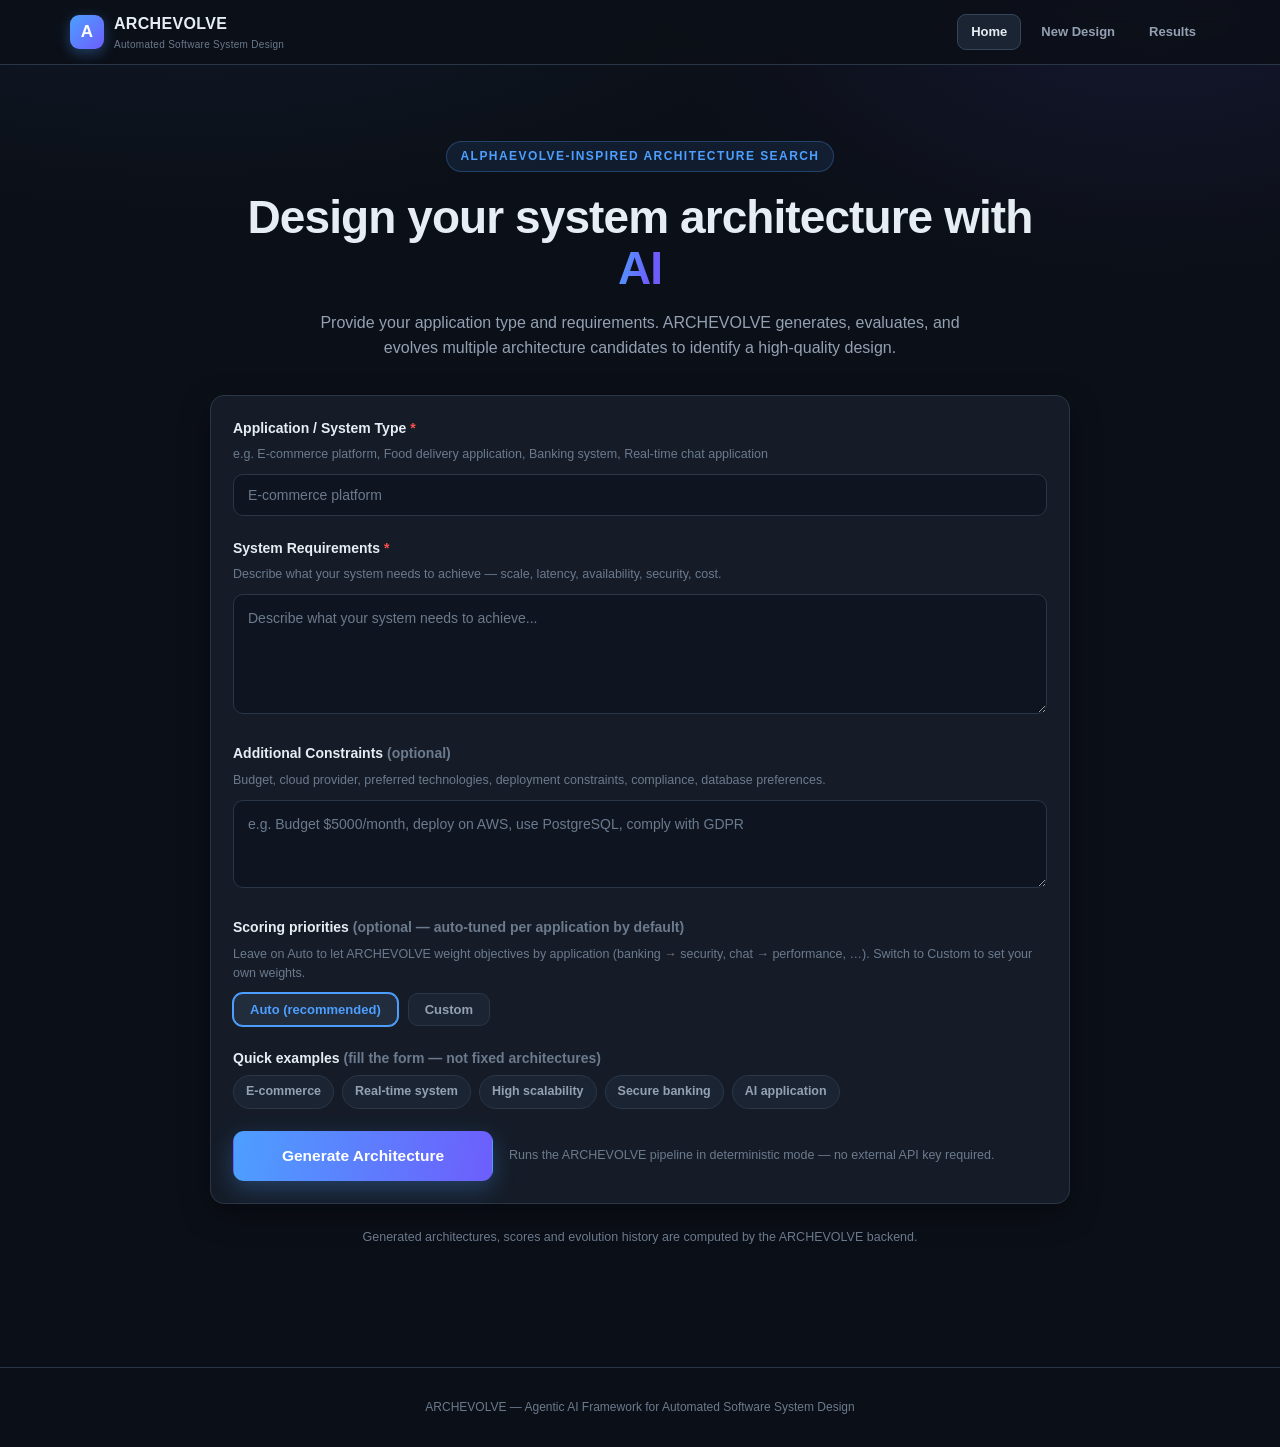
<file: templates/index.html>
<!DOCTYPE html>
<html lang="en">
<head>
<meta charset="UTF-8">
<meta name="viewport" content="width=device-width, initial-scale=1.0">
<title>ARCHEVOLVE — Design your system architecture</title>
<link rel="stylesheet" href="/static/style.css">
</head>
<body>
<header class="topbar">
  <div class="topbar-inner">
    <div class="brand">
      <div class="logo">A</div>
      <div>ARCHEVOLVE<small>Automated Software System Design</small></div>
    </div>
    <nav class="nav">
      <a href="/" class="active">Home</a>
      <a href="/" id="nav-new">New Design</a>
      <a href="#" id="nav-results">Results</a>
    </nav>
  </div>
</header>

<main class="container narrow">
  <section class="hero">
    <span class="eyebrow">AlphaEvolve-inspired architecture search</span>
    <h1>Design your system architecture with <span class="grad">AI</span></h1>
    <p class="lead">
      Provide your application type and requirements. ARCHEVOLVE generates, evaluates,
      and evolves multiple architecture candidates to identify a high-quality design.
    </p>
  </section>

  <div id="form-alert" class="alert error"></div>

  <form id="design-form" class="card" autocomplete="off">
    <div class="field">
      <label for="app-type">Application / System Type <span class="req">*</span></label>
      <div class="hint">e.g. E-commerce platform, Food delivery application, Banking system, Real-time chat application</div>
      <input type="text" id="app-type" list="app-examples" placeholder="E-commerce platform">
      <datalist id="app-examples">
        <option value="E-commerce platform"></option>
        <option value="Food delivery application"></option>
        <option value="Banking system"></option>
        <option value="Healthcare management system"></option>
        <option value="Social media platform"></option>
        <option value="Real-time chat application"></option>
        <option value="Online learning platform"></option>
        <option value="Ride-sharing application"></option>
      </datalist>
    </div>

    <div class="field">
      <label for="requirements">System Requirements <span class="req">*</span></label>
      <div class="hint">Describe what your system needs to achieve — scale, latency, availability, security, cost.</div>
      <textarea id="requirements" placeholder="Describe what your system needs to achieve..."></textarea>
    </div>

    <div class="field">
      <label for="constraints">Additional Constraints <span class="muted2">(optional)</span></label>
      <div class="hint">Budget, cloud provider, preferred technologies, deployment constraints, compliance, database preferences.</div>
      <textarea id="constraints" style="min-height:88px" placeholder="e.g. Budget $5000/month, deploy on AWS, use PostgreSQL, comply with GDPR"></textarea>
    </div>

    <div class="field">
      <label>Scoring priorities <span class="muted2">(optional — auto-tuned per application by default)</span></label>
      <div class="hint">Leave on Auto to let ARCHEVOLVE weight objectives by application (banking → security, chat → performance, …). Switch to Custom to set your own weights.</div>
      <div class="flex mb16">
        <button type="button" class="tab-btn active" id="w-auto">Auto (recommended)</button>
        <button type="button" class="tab-btn" id="w-custom">Custom</button>
        <span class="muted2" id="w-profile-note" style="font-size:12.5px;"></span>
      </div>
      <div id="weight-sliders" class="hidden">
        <div class="hint" style="margin-bottom:10px;">Fill in <b>any four</b> weights as percentages — select the <b>Auto</b> radio on the remaining one and it is auto-filled so the total is always exactly 100%.</div>
        <div class="grid cols2" id="w-grid"></div>
        <div class="muted2 mt8" id="w-total" style="font-size:12.5px;"></div>
        <div class="alert error" id="w-error" style="margin-top:10px;"></div>
      </div>
    </div>

    <div class="field">
      <label>Quick examples <span class="muted2">(fill the form — not fixed architectures)</span></label>
      <div class="chips" id="preset-chips">
        <span class="chip" data-preset="ecommerce">E-commerce</span>
        <span class="chip" data-preset="realtime">Real-time system</span>
        <span class="chip" data-preset="scalable">High scalability</span>
        <span class="chip" data-preset="banking">Secure banking</span>
        <span class="chip" data-preset="ai">AI application</span>
      </div>
    </div>

    <div class="form-actions">
      <button type="submit" class="btn btn-primary btn-lg" id="generate-btn">
        Generate Architecture
      </button>
      <span class="note">Runs the ARCHEVOLVE pipeline in deterministic mode — no external API key required.</span>
    </div>
  </form>

  <p class="center muted2 mt24" style="font-size:12.5px;">
    Generated architectures, scores and evolution history are computed by the ARCHEVOLVE backend.
  </p>
</main>

<footer class="site">ARCHEVOLVE — Agentic AI Framework for Automated Software System Design</footer>

<!-- Processing overlay -->
<div class="overlay hidden" id="overlay">
  <div class="loader-card">
    <h2>ARCHEVOLVE is designing your system…</h2>
    <p class="sub" id="overlay-sub">Running requirement analysis and evolutionary search.</p>
    <ul class="steps" id="steps"></ul>
    <div class="progress-track"><div class="progress-fill" id="progress"></div></div>
    <div class="progress-meta">
      <span id="stage-label">Starting…</span>
      <span id="gen-label"></span>
    </div>
  </div>
</div>

<script>
  const PRESETS = {
    ecommerce: {
      type: "E-commerce platform",
      req: "Build an e-commerce platform that supports 10,000 concurrent users, requires high availability, secure payment processing, low latency, and should scale during traffic spikes while keeping infrastructure cost reasonable.",
      con: "Budget $5000/month, use PostgreSQL, deploy on AWS"
    },
    realtime: {
      type: "Real-time chat application",
      req: "Design a real-time chat application for 50,000 concurrent users with low-latency messaging, presence and typing indicators, delivery receipts, and high availability.",
      con: "Use Redis, WebSocket support, deploy on AWS"
    },
    scalable: {
      type: "Social media platform",
      req: "Build a social media platform supporting 1,000,000 users with high scalability for viral traffic spikes, low latency feeds, media uploads, and high availability.",
      con: "Prefer horizontal scaling, use Cassandra, keep cost reasonable"
    },
    banking: {
      type: "Online banking system",
      req: "Build an online banking system with strong security, transaction consistency, audit logging and PCI-DSS compliance for 1,000,000 users with high availability.",
      con: "Compliance: PCI-DSS; on-premise deployment; PostgreSQL"
    },
    ai: {
      type: "AI application",
      req: "Build an AI application that serves model inference to 20,000 concurrent users with low latency, GPU-backed compute, high availability and usage-based scaling.",
      con: "Deploy on AWS, use Kubernetes, budget $8000/month"
    }
  };

  const STAGES = [
    "Requirements analyzed",
    "Candidate architectures generated",
    "Multi-objective evaluation completed",
    "Fitness calculated",
    "Selecting strongest candidates",
    "Evolving architecture",
    "Checking experience memory",
    "Finalizing optimized architecture"
  ];

  document.querySelectorAll("[data-preset]").forEach(chip => {
    chip.addEventListener("click", () => {
      const p = PRESETS[chip.dataset.preset];
      if (!p) return;
      document.getElementById("app-type").value = p.type;
      document.getElementById("requirements").value = p.req;
      document.getElementById("constraints").value = p.con;
      document.querySelectorAll("[data-preset]").forEach(c => c.classList.remove("selected"));
      chip.classList.add("selected");
    });
  });

  document.getElementById("nav-results").addEventListener("click", async (e) => {
    e.preventDefault();
    try {
      const r = await fetch("/api/runs?limit=1");
      const runs = await r.json();
      if (runs && runs.length) window.location.href = "/results/" + runs[0].run_id;
      else window.location.href = "/";
    } catch (_) { window.location.href = "/"; }
  });

  const form = document.getElementById("design-form");
  const alertBox = document.getElementById("form-alert");
  const overlay = document.getElementById("overlay");

  // ---- Scoring priority controls (auto vs custom weights) ----
  // User fills ANY four dims; the one marked Auto is computed as 100 - rest.
  const W_DIMS = ["cost", "security", "reliability", "performance", "scalability"];
  const W_LABEL = { cost: "Cost", security: "Security", reliability: "Reliability", performance: "Performance", scalability: "Scalability" };
  let W_AUTO = "scalability";
  let W_MODE = "auto";
  const W_VALS = { cost: 20, security: 20, reliability: 20, performance: 20, scalability: 20 };
  function renderWeightSliders() {
    const grid = document.getElementById("w-grid");
    grid.innerHTML = W_DIMS.map(d =>
      '<div class="w-row"><label for="w-' + d + '">' + W_LABEL[d] + '</label>' +
      '<div class="w-input-wrap">' +
      '<input type="radio" name="w-auto" value="' + d + '" title="Auto-fill this weight"' +
      (d === W_AUTO ? ' checked' : '') + ' class="w-auto-radio">' +
      '<span class="muted2" style="font-size:11px;">Auto</span>' +
      '<input type="number" id="w-' + d + '" min="0" max="100" step="1" value="' + W_VALS[d] + '">' +
      '<span>%</span></div></div>'
    ).join("");
    W_DIMS.forEach(d => {
      document.getElementById("w-" + d).addEventListener("input", e => {
        let v = Number(e.target.value);
        if (isNaN(v)) v = 0;
        W_VALS[d] = v;
        updateWeightTotal();
      });
    });
    grid.querySelectorAll('input[name="w-auto"]').forEach(r => {
      r.addEventListener("change", e => {
        W_AUTO = e.target.value;
        updateWeightTotal();
      });
    });
    updateWeightTotal();
  }
  function updateWeightTotal() {
    const errBox = document.getElementById("w-error");
    errBox.classList.remove("show");
    W_DIMS.forEach(d => {
      const inp = document.getElementById("w-" + d);
      const isAuto = d === W_AUTO;
      inp.readOnly = isAuto;
      inp.tabIndex = isAuto ? -1 : 0;
      inp.classList.toggle("w-auto-input", isAuto);
    });
    let sum = 0, bad = null;
    for (const d of W_DIMS) {
      if (d === W_AUTO) continue;
      const v = Number(W_VALS[d]);
      if (isNaN(v) || v < 0 || v > 100) { bad = W_LABEL[d] + " must be a number between 0 and 100."; break; }
      sum += v;
    }
    if (!bad && sum > 100) bad = "The four typed weights add up to " + sum + "% — reduce them so the auto-filled remainder (" + W_LABEL[W_AUTO] + ") stays ≥ 0%.";
    if (bad) {
      errBox.textContent = bad;
      errBox.classList.add("show");
      document.getElementById("w-" + W_AUTO).value = "—";
      document.getElementById("w-total").textContent = "Total: invalid (must equal 100%).";
      return false;
    }
    W_VALS[W_AUTO] = 100 - sum;
    document.getElementById("w-" + W_AUTO).value = W_VALS[W_AUTO];
    document.getElementById("w-total").textContent = "Total: 100% ✓ (" +
      W_DIMS.map(d => W_LABEL[d] + " " + W_VALS[d] + "%" + (d === W_AUTO ? " auto" : "")).join(" · ") + ")";
    return true;
  }
  function setWeightMode(mode) {
    W_MODE = mode;
    document.getElementById("w-auto").classList.toggle("active", mode === "auto");
    document.getElementById("w-custom").classList.toggle("active", mode === "custom");
    document.getElementById("weight-sliders").classList.toggle("hidden", mode !== "custom");
    document.getElementById("w-profile-note").textContent = mode === "auto"
      ? "Detected profile is shown on the results page."
      : "Your weights will override the application profile.";
  }
  document.getElementById("w-auto").addEventListener("click", () => setWeightMode("auto"));
  document.getElementById("w-custom").addEventListener("click", () => setWeightMode("custom"));
  renderWeightSliders();

  function showError(msg) {
    alertBox.textContent = msg;
    alertBox.classList.add("show");
    window.scrollTo({ top: 0, behavior: "smooth" });
  }
  function clearError() { alertBox.classList.remove("show"); }

  function buildSteps() {
    const ul = document.getElementById("steps");
    ul.innerHTML = STAGES.map(() =>
      '<li><span class="ind"></span><span class="txt"></span></li>'
    ).join("");
    ul.querySelectorAll(".txt").forEach((el, i) => el.textContent = STAGES[i]);
  }

  let stageTimer = null;
  function startStages() {
    const items = document.querySelectorAll("#steps li");
    let idx = 0;
    const progress = document.getElementById("progress");
    const label = document.getElementById("stage-label");
    items.forEach(li => li.className = "");
    progress.style.width = "0%";

    const tick = () => {
      if (idx > 0) items[idx - 1].className = "done";
      if (idx < items.length) {
        items[idx].className = "active";
        label.textContent = STAGES[idx];
        progress.style.width = Math.round(((idx + 1) / items.length) * 90) + "%";
        idx++;
        stageTimer = setTimeout(tick, 320);
      }
    };
    tick();
  }

  async function finishStages(meta) {
    if (stageTimer) { clearTimeout(stageTimer); stageTimer = null; }
    const items = document.querySelectorAll("#steps li");
    items.forEach(li => li.className = "done");
    document.getElementById("progress").style.width = "100%";
    document.getElementById("stage-label").textContent = "Complete";
    if (meta) document.getElementById("gen-label").textContent = meta;
  }

  form.addEventListener("submit", async (e) => {
    e.preventDefault();
    clearError();

    const appType = document.getElementById("app-type").value.trim();
    const requirements = document.getElementById("requirements").value.trim();
    const constraints = document.getElementById("constraints").value.trim();

    if (!appType) return showError("Please enter an Application / System Type.");
    if (!requirements) return showError("Please describe the System Requirements.");
    if (requirements.length < 10) return showError("Please provide a more detailed description of the System Requirements.");
    if (W_MODE === "custom" && !updateWeightTotal()) return showError("Fix the custom scoring weights so they total exactly 100%.");

    overlay.classList.remove("hidden");
    document.getElementById("gen-label").textContent = "";
    buildSteps();
    startStages();

    try {
      const body = {
        application_type: appType,
        requirements: requirements,
        constraints: constraints
      };
      if (W_MODE === "custom") {
        body.weights = {};
        W_DIMS.forEach(d => { body.weights[d] = W_VALS[d] / 100; });
      }
      const resp = await fetch("/optimize", {
        method: "POST",
        headers: { "Content-Type": "application/json" },
        body: JSON.stringify(body)
      });

      if (!resp.ok) {
        let detail = "Optimization failed.";
        try { const j = await resp.json(); detail = j.detail || detail; } catch (_) {}
        overlay.classList.add("hidden");
        if (stageTimer) clearTimeout(stageTimer);
        return showError(detail);
      }

      const result = await resp.json();
      const hist = result.evolution_history || {};
      const gens = (hist.generations_run || 0);
      const cands = (hist.candidates_evaluated || 0);
      await finishStages(gens + " generation" + (gens === 1 ? "" : "s") + " · " + cands + " candidates evaluated");
      setTimeout(() => {
        window.location.href = "/results/" + result.run_id;
      }, 650);
    } catch (err) {
      overlay.classList.add("hidden");
      if (stageTimer) clearTimeout(stageTimer);
      showError("Could not reach the ARCHEVOLVE backend. Is the server running? (" + err.message + ")");
    }
  });
</script>
</body>
</html>
</file>
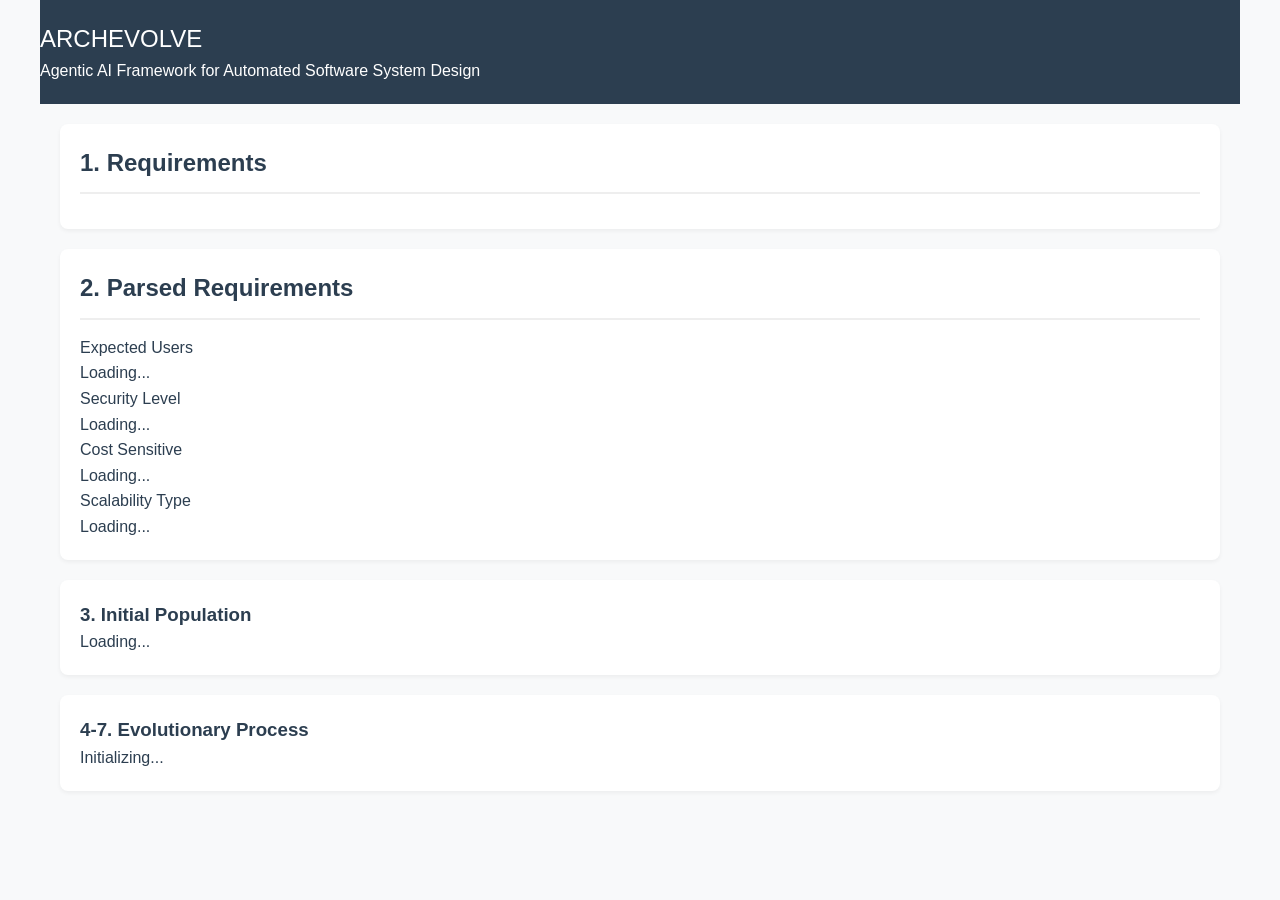
<file: templates/demo.html>
<!DOCTYPE html>
<html lang="en">
<head>
    <meta charset="UTF-8">
    <meta name="viewport" content="width=device-width, initial-scale=1.0">
    <title>ARCHEVOLVE - Agentic AI Framework</title>
    <style>
        :root {
            --primary: #2c3e50;
            --secondary: #34495e;
            --accent: #e74c3c;
            --success: #27ae60;
            --background: #f8f9fa;
            --card: #ffffff;
            --text: #2c3e50;
            --muted: #7f8c8d;
        }

        * {
            box-sizing: border-box;
            margin: 0;
            padding: 0;
        }

        body {
            font-family: 'Segoe UI', Tahoma, Geneva, Verdana, sans-serif;
            background-color: var(--background);
            color: var(--text);
            line-height: 1.6;
        }

        .container {
            max-width: 1200px;
            margin: 0 auto;
            padding: 20px;
        }

        header {
            background: var(--primary);
            color: white;
            padding: 20px 0;
            margin: -20px -20px 20px;
        }

        header h1 {
            font-size: 24px;
            font-weight: 300;
        }

        .section {
            background: var(--card);
            border-radius: 8px;
            padding: 20px;
            margin-bottom: 20px;
            box-shadow: 0 2px 4px rgba(0,0,0,0.05);
        }

        .section h2 {
            color: var(--primary);
            border-bottom: 2px solid #eee;
            padding-bottom: 10px;
            margin-bottom: 15px;
        }

        .score-card {
            background: #f1f2f6;
            border-radius: 8px;
            padding: 15px;
            margin: 10px 0;
            display: inline-block;
        }

        .score-value {
            font-size: 24px;
            font-weight: bold;
            color: var(--primary);
        }

        .score-label {
            color: var(--muted);
            font-size: 12px;
            text-transform: uppercase;
        }

        table {
            width: 100%;
            border-collapse: collapse;
        }

        th, td {
            padding: 10px;
            text-align: left;
            border-bottom: 1px solid #ddd;
        }

        th {
            background: #f8f9fa;
            color: var(--primary);
        }

        .btn {
            display: inline-block;
            padding: 8px 16px;
            background: var(--primary);
            color: white;
            border: none;
            border-radius: 4px;
            cursor: pointer;
            font-size: 14px;
            transition: background 0.3s;
        }

        .btn:hover {
            background: #1a252f;
        }

        .progress-bar {
            width: 100%;
            height: 8px;
            background: #e0e0e0;
            border-radius: 4px;
            overflow: hidden;
        }

        .progress-fill {
            height: 100%;
            background: var(--accent);
            width: 0%;
            transition: width 0.5s ease;
        }

        .improvement-positive {
            color: var(--success);
        }

        .improvement-negative {
            color: var(--accent);
        }

        @media (max-width: 600px) {
            .score-card {
                display: block;
                width: 100%;
            }
        }
    </style>
</head>
<body>
    <div class="container">
        <header>
            <h1>ARCHEVOLVE</h1>
            <p>Agentic AI Framework for Automated Software System Design</p>
        </header>

        <div class="section" id="requirements">
            <h2>1. Requirements</h2>
            <p id="raw-requirement"></p>
        </div>

        <div class="section" id="parsed">
            <h2>2. Parsed Requirements</h2>
            <div class="row">
                <div class="col-25">
                    <label>Expected Users</label><br>
                    <span id="expected-users">Loading...</span>
                </div>
                <div class="col-25">
                    <label>Security Level</label><br>
                    <span id="security-level">Loading...</span>
                </div>
                <div class="col-25">
                    <label>Cost Sensitive</label><br>
                    <span id="cost-sensitive">Loading...</span>
                </div>
                <div class="col-25">
                    <label>Scalability Type</label><br>
                    <span id="scalability-type">Loading...</span>
                </div>
            </div>
        </div>

        <div class="section" id="population">
            <h3>3. Initial Population</h3>
            <p id="population-count">Loading...</p>
            <div id="candidates-list"></div>
        </div>

        <div class="section" id="evolution">
            <h3>4-7. Evolutionary Process</h3>
            <div id="evolution-status">Initializing...</div>
        </div>

        <div class="section" id="results" style="display: none;">
            <h3>12. Results</h3>
            <div class="row">
                <div class="col-25">
                    <div class="score-card">
                        <div class="score-label">Initial Fitness</div>
                        <div class="score-value" id="initial-fitness">0</div>
                    </div>
                </div>
                <div class="col-25">
                    <div class="score-card">
                        <div class="score-label">Final Fitness</div>
                        <div class="score-value" id="final-fitness">0</div>
                    </div>
                </div>
                <div class="col-25">
                    <div class="score-card">
                        <div class="score-label">Absolute Improvement</div>
                        <div class="score-value" id="abs-improvement">0</div>
                    </div>
                </div>
                <div class="col-25">
                    <div class="score-card">
                        <div class="score-label">Percentage Improvement</div>
                        <div class="score-value" id="pct-improvement">0%</div>
                    </div>
                </div>
            </div>
        </div>

        <script>
            async function loadDemo() {
                try {
                    const resp = await fetch('/health');
                    const health = await resp.json();
                    document.getElementById('parsed').style.display = 'block';
                    
                    // Set parsed requirements
                    document.getElementById('expected-users').textContent = '10,000';
                    document.getElementById('security-level').textContent = 'high';
                    document.getElementById('cost-sensitive').textContent = 'True';
                    document.getElementById('scalability-type').textContent = 'horizontal';
                    
                    // Load optimization results
                    const optResp = await fetch('/optimize', {
                        method: 'POST',
                        headers: {'Content-Type': 'application/json'},
                        body: JSON.stringify({
                            requirements: 'Build an e-commerce platform that supports 10,000 concurrent users, requires high availability, secure payment processing, low latency, and should be scalable during traffic spikes while keeping infrastructure cost reasonable.',
                            population_size: 5,
                            generations: 3
                        })
                    });
                    const optData = await optResp.json();
                    
                    // Show results
                    document.getElementById('initial-fitness').textContent = optData.baseline.overall;
                    document.getElementById('final-fitness').textContent = optData.final_scores.overall;
                    document.getElementById('abs-improvement').textContent = optData.improvement.absolute.toFixed(1);
                    document.getElementById('pct-improvement').textContent = optData.improvement.percentage.toFixed(1) + '%';
                    
                    document.getElementById('results').style.display = 'block';
                    
                } catch (err) {
                    console.error('Error loading demo:', err);
                }
            }
            
            // Load on page ready
            if (document.readyState === 'loading') {
                document.addEventListener('DOMContentoload', loadDemo);
            } else {
                loadDemo();
            }
        </script>
    </div>
</body>
</html>
</file>
<file: static/style.css>
:root {
  --bg: #0b0f17;
  --bg2: #0f1520;
  --panel: #151c28;
  --panel2: #1b2432;
  --panel3: #212c3d;
  --border: #2a3646;
  --border2: #35455a;
  --text: #e6edf3;
  --muted: #93a1b3;
  --muted2: #6b7a8d;
  --accent: #4d9fff;
  --accent2: #6d5efc;
  --green: #3fb950;
  --green2: #2ea043;
  --red: #f85149;
  --yellow: #d29922;
  --purple: #bc8cff;
  --orange: #f0883e;
  --cyan: #39c5cf;
  --shadow: 0 10px 30px rgba(0, 0, 0, 0.35);
  --radius: 14px;
}

* { box-sizing: border-box; margin: 0; padding: 0; }

html { scroll-behavior: smooth; }

body {
  font-family: -apple-system, BlinkMacSystemFont, "Segoe UI", Roboto, Helvetica, Arial, sans-serif;
  background:
    radial-gradient(1200px 600px at 15% -10%, rgba(77, 159, 255, 0.10), transparent 60%),
    radial-gradient(900px 500px at 90% 0%, rgba(109, 94, 252, 0.10), transparent 55%),
    var(--bg);
  color: var(--text);
  line-height: 1.55;
  min-height: 100vh;
  -webkit-font-smoothing: antialiased;
}

.mono { font-family: ui-monospace, SFMono-Regular, "SF Mono", Menlo, Consolas, monospace; }

a { color: var(--accent); text-decoration: none; }
a:hover { text-decoration: underline; }

/* ---------- Top navigation ---------- */
.topbar {
  position: sticky; top: 0; z-index: 50;
  backdrop-filter: blur(12px);
  background: rgba(11, 15, 23, 0.82);
  border-bottom: 1px solid var(--border);
}
.topbar-inner {
  max-width: 1180px; margin: 0 auto; padding: 12px 20px;
  display: flex; align-items: center; gap: 16px;
}
.brand { display: flex; align-items: center; gap: 10px; font-weight: 800; letter-spacing: 0.02em; }
.brand .logo {
  width: 34px; height: 34px; border-radius: 9px;
  background: linear-gradient(135deg, var(--accent), var(--accent2));
  display: flex; align-items: center; justify-content: center;
  color: #fff; font-size: 17px; font-weight: 900;
  box-shadow: 0 4px 14px rgba(77, 159, 255, 0.35);
}
.brand small { display: block; font-size: 10px; font-weight: 500; color: var(--muted2); letter-spacing: 0.03em; }
.nav { margin-left: auto; display: flex; gap: 6px; align-items: center; flex-wrap: wrap; }
.nav a {
  padding: 7px 13px; border-radius: 9px; color: var(--muted);
  font-size: 13px; font-weight: 600; border: 1px solid transparent;
}
.nav a:hover { color: var(--text); background: var(--panel); text-decoration: none; }
.nav a.active { color: var(--text); background: var(--panel2); border-color: var(--border2); }

/* ---------- Layout ---------- */
.container { max-width: 1180px; margin: 0 auto; padding: 30px 20px 80px; }
.container.narrow { max-width: 900px; }

/* ---------- Hero ---------- */
.hero { text-align: center; padding: 46px 12px 34px; }
.hero .eyebrow {
  display: inline-block; font-size: 12px; font-weight: 700; letter-spacing: 0.12em;
  text-transform: uppercase; color: var(--accent);
  background: rgba(77, 159, 255, 0.10); border: 1px solid rgba(77, 159, 255, 0.28);
  padding: 5px 14px; border-radius: 999px; margin-bottom: 20px;
}
.hero h1 {
  font-size: clamp(28px, 4.4vw, 46px); line-height: 1.12; font-weight: 800;
  letter-spacing: -0.02em; max-width: 820px; margin: 0 auto 16px;
}
.hero h1 .grad {
  background: linear-gradient(100deg, var(--accent), var(--accent2) 70%);
  -webkit-background-clip: text; background-clip: text; color: transparent;
}
.hero p.lead { color: var(--muted); font-size: 16px; max-width: 680px; margin: 0 auto; }

/* ---------- Cards & panels ---------- */
.card {
  background: var(--panel); border: 1px solid var(--border);
  border-radius: var(--radius); padding: 22px;
  box-shadow: var(--shadow);
}
.card + .card { margin-top: 18px; }

.section-label {
  font-size: 12px; font-weight: 800; letter-spacing: 0.1em; text-transform: uppercase;
  color: var(--accent); margin-bottom: 6px;
}
.section-title { font-size: 19px; font-weight: 700; margin-bottom: 4px; }
.section-sub { color: var(--muted); font-size: 13.5px; }

.grid { display: grid; gap: 16px; }
.grid.cols2 { grid-template-columns: 1fr 1fr; }
.grid.cols3 { grid-template-columns: repeat(3, 1fr); }
.grid.cols4 { grid-template-columns: repeat(4, 1fr); }
.grid.cols6 { grid-template-columns: repeat(6, 1fr); }
@media (max-width: 980px) { .grid.cols3, .grid.cols4, .grid.cols6 { grid-template-columns: 1fr 1fr; } }
@media (max-width: 720px) { .grid.cols2, .grid.cols3, .grid.cols4, .grid.cols6 { grid-template-columns: 1fr; } }

/* ---------- Form ---------- */
.field { margin-bottom: 22px; }
.field label { display: block; font-weight: 700; font-size: 14px; margin-bottom: 6px; }
.field .hint { color: var(--muted2); font-size: 12.5px; margin-bottom: 9px; }
.field .req { color: var(--red); }
input[type="text"], textarea, select {
  width: 100%; background: var(--bg2); color: var(--text);
  border: 1px solid var(--border); border-radius: 10px;
  padding: 12px 14px; font-size: 14px; font-family: inherit;
  transition: border-color 0.15s, box-shadow 0.15s; outline: none;
}
textarea { resize: vertical; min-height: 120px; line-height: 1.6; }
input[type="text"]:focus, textarea:focus, select:focus {
  border-color: var(--accent); box-shadow: 0 0 0 3px rgba(77, 159, 255, 0.15);
}
input::placeholder, textarea::placeholder { color: var(--muted2); }

.chips { display: flex; flex-wrap: wrap; gap: 8px; margin: 4px 0 0; }
.chip {
  font-size: 12.5px; font-weight: 600; color: var(--muted);
  background: var(--panel2); border: 1px solid var(--border);
  padding: 6px 12px; border-radius: 999px; cursor: pointer;
  transition: all 0.15s; user-select: none;
}
.chip:hover { color: var(--text); border-color: var(--accent); background: var(--panel3); }
.chip.selected { color: #fff; background: rgba(77, 159, 255, 0.18); border-color: var(--accent); }

/* ---------- Buttons ---------- */
.btn {
  display: inline-flex; align-items: center; justify-content: center; gap: 9px;
  padding: 12px 22px; border-radius: 11px; border: 1px solid transparent;
  font-size: 14.5px; font-weight: 700; cursor: pointer; font-family: inherit;
  transition: transform 0.12s, background 0.15s, box-shadow 0.15s;
}
.btn:active { transform: translateY(1px); }
.btn-primary {
  background: linear-gradient(100deg, var(--accent), var(--accent2));
  color: #fff; box-shadow: 0 8px 22px rgba(77, 159, 255, 0.28);
}
.btn-primary:hover { box-shadow: 0 10px 28px rgba(77, 159, 255, 0.4); }
.btn-primary:disabled { opacity: 0.55; cursor: not-allowed; box-shadow: none; }
.btn-ghost { background: var(--panel2); border-color: var(--border); color: var(--text); }
.btn-ghost:hover { background: var(--panel3); border-color: var(--border2); }
.btn-sm { padding: 7px 14px; font-size: 13px; border-radius: 9px; }

/* ---------- Score breakdowns / grades / weights ---------- */
.score-block { margin-bottom: 6px; }
.grade-pill {
  display: inline-flex; align-items: center; justify-content: center;
  min-width: 24px; height: 22px; padding: 0 7px; border-radius: 7px;
  font-size: 12px; font-weight: 800;
}
.grade-pill.g-A { background: rgba(63,185,80,0.18); color: var(--green); border: 1px solid rgba(63,185,80,0.5); }
.grade-pill.g-B { background: rgba(57,197,207,0.15); color: var(--cyan); border: 1px solid rgba(57,197,207,0.5); }
.grade-pill.g-C { background: rgba(210,153,34,0.15); color: var(--yellow); border: 1px solid rgba(210,153,34,0.5); }
.grade-pill.g-D { background: rgba(240,136,62,0.15); color: var(--orange); border: 1px solid rgba(240,136,62,0.5); }
.grade-pill.g-F { background: rgba(248,81,73,0.15); color: var(--red); border: 1px solid rgba(248,81,73,0.5); }
details.bd { margin: 2px 0 10px 132px; font-size: 12px; color: var(--muted); }
details.bd summary { cursor: pointer; color: var(--muted2); font-size: 12px; }
details.bd summary:hover { color: var(--accent); }
.bd-row { display: flex; justify-content: space-between; padding: 3px 0; border-bottom: 1px dashed var(--border); }
.weight-bar { background: var(--panel2); border: 1px solid var(--border); border-radius: 10px; padding: 12px 14px; }

/* ---------- Custom weight inputs (numeric + auto-fill) ---------- */
.w-row { display: flex; align-items: center; justify-content: space-between; gap: 12px; background: var(--panel2); border: 1px solid var(--border); border-radius: 10px; padding: 10px 14px; }
.w-row label { font-size: 13px; font-weight: 600; }
.w-input-wrap { display: flex; align-items: center; gap: 6px; color: var(--muted); font-weight: 700; }
.w-input-wrap input[type="number"] { width: 88px; text-align: right; padding: 8px 10px; }
.w-auto-input { border-color: var(--cyan) !important; color: var(--cyan) !important; background: rgba(57,197,207,0.07) !important; cursor: default; }
.w-auto-radio { accent-color: var(--cyan); width: 15px; height: 15px; cursor: pointer; }
/* Hide number spinners for a cleaner look */
.w-input-wrap input[type="number"]::-webkit-outer-spin-button,
.w-input-wrap input[type="number"]::-webkit-inner-spin-button { -webkit-appearance: none; margin: 0; }
.w-input-wrap input[type="number"] { -moz-appearance: textfield; appearance: textfield; }
.modal-wide { max-width: 1180px; }
.graph-modal-body { padding: 20px; overflow: auto; max-height: 76vh; background: var(--bg2); border-radius: 0 0 16px 16px; }
.graph-zoom-wrap { transform-origin: top left; width: fit-content; min-width: 100%; transition: transform 0.15s ease; }
.graph-zoom-wrap svg { max-width: none; }
#graph-modal-body .diagram-wrap { border: none; background: transparent; }
.btn-lg { padding: 15px 30px; font-size: 15.5px; width: 100%; }
@media (min-width: 721px) { .btn-lg { width: auto; min-width: 260px; } }

.form-actions { display: flex; align-items: center; gap: 16px; flex-wrap: wrap; margin-top: 8px; }
.form-actions .note { color: var(--muted2); font-size: 12.5px; }

/* ---------- Alerts ---------- */
.alert { padding: 12px 16px; border-radius: 10px; font-size: 13.5px; margin-bottom: 16px; display: none; }
.alert.show { display: block; }
.alert.error { background: rgba(248, 81, 73, 0.1); border: 1px solid rgba(248, 81, 73, 0.4); color: #ffb3ae; }
.alert.info { background: rgba(77, 159, 255, 0.08); border: 1px solid rgba(77, 159, 255, 0.3); color: #bcd6ff; }

/* ---------- Loading overlay ---------- */
.overlay {
  position: fixed; inset: 0; z-index: 100;
  background: rgba(6, 9, 14, 0.86); backdrop-filter: blur(8px);
  display: flex; align-items: center; justify-content: center; padding: 20px;
}
.overlay.hidden, .hidden { display: none !important; }
.loader-card { width: 100%; max-width: 560px; background: var(--panel); border: 1px solid var(--border); border-radius: 18px; padding: 30px; box-shadow: var(--shadow); }
.loader-card h2 { font-size: 19px; margin-bottom: 6px; }
.loader-card .sub { color: var(--muted); font-size: 13.5px; margin-bottom: 22px; }
.steps { list-style: none; display: flex; flex-direction: column; gap: 12px; }
.steps li { display: flex; align-items: center; gap: 12px; color: var(--muted2); font-size: 14px; transition: color 0.3s; }
.steps li .ind {
  width: 22px; height: 22px; border-radius: 50%; flex-shrink: 0;
  border: 2px solid var(--border2); display: flex; align-items: center; justify-content: center;
  font-size: 12px; transition: all 0.3s;
}
.steps li.active { color: var(--text); font-weight: 600; }
.steps li.active .ind { border-color: var(--accent); border-top-color: transparent; animation: spin 0.8s linear infinite; }
.steps li.done { color: var(--text); }
.steps li.done .ind { background: var(--green2); border-color: var(--green2); color: #fff; }
@keyframes spin { to { transform: rotate(360deg); } }

.progress-track { height: 7px; background: var(--bg2); border-radius: 999px; overflow: hidden; margin: 22px 0 10px; }
.progress-fill { height: 100%; width: 0%; background: linear-gradient(90deg, var(--accent), var(--accent2)); transition: width 0.5s ease; }
.progress-meta { display: flex; justify-content: space-between; font-size: 12.5px; color: var(--muted2); }

/* ---------- KPI cards ---------- */
.kpi { background: var(--panel2); border: 1px solid var(--border); border-radius: 12px; padding: 16px; height: 100%; }
.kpi .k-label { color: var(--muted2); font-size: 11px; font-weight: 700; text-transform: uppercase; letter-spacing: 0.07em; }
.kpi .k-value { font-size: 24px; font-weight: 800; margin-top: 6px; line-height: 1.15; }
.kpi .k-sub { color: var(--muted); font-size: 12px; margin-top: 2px; }
.kpi.accent .k-value { color: var(--accent); }
.kpi.good .k-value { color: var(--green); }
.kpi.purple .k-value { color: var(--purple); }
.kpi .k-value.small { font-size: 17px; }

/* ---------- Tables ---------- */
table { width: 100%; border-collapse: collapse; font-size: 13.5px; }
th, td { text-align: left; padding: 10px 12px; border-bottom: 1px solid var(--border); }
th { color: var(--muted2); text-transform: uppercase; font-size: 11px; letter-spacing: 0.06em; font-weight: 700; }
tr:last-child td { border-bottom: none; }
tbody tr:hover { background: rgba(255, 255, 255, 0.02); }
.up { color: var(--green); font-weight: 700; }
.down { color: var(--red); font-weight: 700; }
.flat { color: var(--muted); }

/* ---------- Pills ---------- */
.pill {
  display: inline-flex; align-items: center; gap: 5px;
  padding: 3px 11px; border-radius: 999px; font-size: 12px; font-weight: 600;
  background: var(--panel3); border: 1px solid var(--border2); color: var(--muted);
}
.pill.blue { color: var(--accent); border-color: rgba(77,159,255,0.45); }
.pill.green { color: var(--green); border-color: rgba(63,185,80,0.45); }
.pill.purple { color: var(--purple); border-color: rgba(188,140,255,0.45); }
.pill.yellow { color: var(--yellow); border-color: rgba(210,153,34,0.45); }
.pill.orange { color: var(--orange); border-color: rgba(240,136,62,0.45); }
.pill.red { color: var(--red); border-color: rgba(248,81,73,0.45); }
.pill.cyan { color: var(--cyan); border-color: rgba(57,197,207,0.45); }

/* ---------- Bars ---------- */
.bar-row { display: grid; grid-template-columns: 120px 1fr 62px; align-items: center; gap: 12px; margin: 9px 0; }
.bar-row .name { font-size: 13px; color: var(--muted); text-align: right; }
.bar-track { background: var(--bg2); border-radius: 7px; height: 16px; overflow: hidden; position: relative; }
.bar-fill { height: 100%; border-radius: 7px; transition: width 0.7s cubic-bezier(.2,.7,.3,1); }
.bar-fill.cost { background: linear-gradient(90deg, #1f6feb, #4d9fff); }
.bar-fill.security { background: linear-gradient(90deg, #8957e5, #bc8cff); }
.bar-fill.reliability { background: linear-gradient(90deg, #238636, #3fb950); }
.bar-fill.performance { background: linear-gradient(90deg, #bb8009, #e3b341); }
.bar-fill.scalability { background: linear-gradient(90deg, #1b7c83, #39c5cf); }
.bar-fill.domain { background: linear-gradient(90deg, #8957e5, #39c5cf); }
.bar-fill.overall { background: linear-gradient(90deg, #2ea043, #56d364); }
.bar-fill.base { background: linear-gradient(90deg, #3a4553, #556274); }
.bar-row .val { font-size: 13px; font-weight: 700; text-align: right; }
.legend { display: flex; gap: 18px; font-size: 12px; color: var(--muted); margin-top: 12px; flex-wrap: wrap; }
.legend span { display: inline-flex; align-items: center; gap: 7px; }
.legend .dot { width: 11px; height: 11px; border-radius: 3px; display: inline-block; }

/* ---------- Component cards ---------- */
.comp-grid { display: grid; grid-template-columns: repeat(auto-fill, minmax(170px, 1fr)); gap: 10px; }
.comp-card { background: var(--panel2); border: 1px solid var(--border); border-radius: 11px; padding: 11px 13px; border-left-width: 3px; }
.comp-card .ct { color: var(--muted2); font-size: 10.5px; text-transform: uppercase; letter-spacing: 0.06em; font-weight: 700; }
.comp-card .cn { font-weight: 700; margin: 3px 0 2px; font-size: 13.5px; word-break: break-word; }
.comp-card .cm { color: var(--muted); font-size: 11.5px; }
.comp-card .cq { color: var(--accent); font-size: 11.5px; }
.t-gateway { border-left-color: var(--accent); }
.t-service { border-left-color: var(--orange); }
.t-database { border-left-color: var(--green); }
.t-cache { border-left-color: var(--yellow); }
.t-messaging { border-left-color: var(--purple); }
.t-security { border-left-color: var(--red); }
.t-compute { border-left-color: var(--cyan); }
.t-application { border-left-color: var(--accent2); }
.t-datastore { border-left-color: var(--green); }
.t-realtime { border-left-color: var(--cyan); }

/* ---------- Candidate cards ---------- */
.candidate { background: var(--panel2); border: 1px solid var(--border); border-radius: 12px; padding: 14px; }
.candidate.selected { border-color: var(--green); box-shadow: 0 0 0 1px rgba(63,185,80,0.35); }
.candidate .c-head { display: flex; align-items: flex-start; justify-content: space-between; gap: 8px; margin-bottom: 8px; }
.candidate .c-name { font-weight: 700; font-size: 14px; }
.candidate .c-fit { font-size: 18px; font-weight: 800; color: var(--accent); }
.mini-bars { margin-top: 8px; }
.mini-row { display: grid; grid-template-columns: 70px 1fr 34px; gap: 8px; align-items: center; font-size: 11px; color: var(--muted); margin: 3px 0; }
.mini-track { background: var(--bg2); border-radius: 4px; height: 7px; overflow: hidden; }
.mini-fill { height: 100%; border-radius: 4px; background: var(--accent); }

/* ---------- Generation timeline ---------- */
.gen-timeline { display: flex; flex-direction: column; gap: 14px; }
.gen-item { display: grid; grid-template-columns: 74px 1fr; gap: 16px; }
.gen-badge {
  display: flex; flex-direction: column; align-items: center; justify-content: center;
  background: var(--panel2); border: 1px solid var(--border); border-radius: 12px;
  padding: 10px 6px; height: fit-content;
}
.gen-badge .g-num { font-size: 11px; color: var(--muted2); text-transform: uppercase; font-weight: 700; letter-spacing: 0.06em; }
.gen-badge .g-fit { font-size: 20px; font-weight: 800; color: var(--accent); }
.gen-body { background: var(--panel2); border: 1px solid var(--border); border-radius: 12px; padding: 14px 16px; }
.gen-body .g-title { font-weight: 700; font-size: 14px; margin-bottom: 8px; }
.mutation { border-left: 2px solid var(--purple); padding-left: 12px; margin: 10px 0; }
.mutation .m-title { font-size: 13px; font-weight: 700; color: var(--text); }
.mutation .m-mods { color: var(--muted); font-size: 12.5px; margin-top: 3px; }
.mutation .m-reason { color: var(--muted2); font-size: 12px; margin-top: 4px; font-style: italic; }
.mutation .m-fit { font-size: 12px; color: var(--green); font-weight: 700; }

/* ---------- Experience ---------- */
.exp-list { list-style: none; display: flex; flex-direction: column; gap: 10px; }
.exp-list li { background: var(--panel2); border: 1px solid var(--border); border-left: 3px solid var(--cyan); border-radius: 9px; padding: 10px 14px; font-size: 13px; color: var(--muted); }

/* ---------- Report / modal ---------- */
.modal-backdrop { position: fixed; inset: 0; background: rgba(6,9,14,0.8); backdrop-filter: blur(6px); z-index: 200; display: flex; align-items: flex-start; justify-content: center; padding: 40px 20px; overflow-y: auto; }
.modal { background: var(--panel); border: 1px solid var(--border); border-radius: 16px; max-width: 880px; width: 100%; box-shadow: var(--shadow); }
.modal-head { display: flex; align-items: center; justify-content: space-between; padding: 18px 24px; border-bottom: 1px solid var(--border); position: sticky; top: 0; background: var(--panel); border-radius: 16px 16px 0 0; }
.modal-head h3 { font-size: 17px; }
.modal-body { padding: 24px; }
.report h2 { font-size: 16px; margin: 22px 0 8px; color: var(--accent); }
.report h2:first-child { margin-top: 0; }
.report p, .report li { font-size: 13.5px; color: var(--muted); }
.report ul { margin-left: 18px; }
.report .report-head { border-bottom: 1px solid var(--border); padding-bottom: 16px; margin-bottom: 8px; }
.report .report-head h1 { font-size: 24px; }
.btn-close { background: transparent; border: 1px solid var(--border); color: var(--muted); border-radius: 8px; width: 32px; height: 32px; cursor: pointer; font-size: 16px; }
.btn-close:hover { color: var(--text); border-color: var(--border2); }

/* ---------- Charts ---------- */
.chart { width: 100%; overflow-x: auto; }
.chart svg { display: block; }
.spark { display: flex; align-items: flex-end; gap: 6px; height: 110px; padding: 8px 0; }
.spark .bar { flex: 1; background: linear-gradient(180deg, var(--accent), #1f6feb); border-radius: 5px 5px 0 0; min-width: 22px; position: relative; }
.spark .bar .tl { position: absolute; bottom: -20px; left: 50%; transform: translateX(-50%); font-size: 11px; color: var(--muted2); }
.spark .bar .tv { position: absolute; top: -18px; left: 50%; transform: translateX(-50%); font-size: 10.5px; color: var(--muted); }

/* ---------- Misc ---------- */
.muted { color: var(--muted); }
.muted2 { color: var(--muted2); }
.center { text-align: center; }
.mt8 { margin-top: 8px; } .mt16 { margin-top: 16px; } .mt24 { margin-top: 24px; }
.mb8 { margin-bottom: 8px; } .mb16 { margin-bottom: 16px; }
.flex { display: flex; align-items: center; gap: 10px; flex-wrap: wrap; }
.between { justify-content: space-between; }
.divider { height: 1px; background: var(--border); margin: 18px 0; }
footer.site { text-align: center; color: var(--muted2); font-size: 12px; padding: 30px 20px; border-top: 1px solid var(--border); margin-top: 40px; }
.diagram-wrap { background: var(--bg2); border: 1px solid var(--border); border-radius: 12px; padding: 12px; overflow-x: auto; }

.status-dot { width: 8px; height: 8px; border-radius: 50%; display: inline-block; }
.status-dot.g { background: var(--green); box-shadow: 0 0 8px var(--green); }

/* ---------- Multi-Agent Trace & Experience Memory ---------- */
.agent-filter-bar { display: flex; gap: 8px; flex-wrap: wrap; margin-bottom: 16px; }
.tab-btn {
  background: var(--panel2); border: 1px solid var(--border); color: var(--muted);
  padding: 8px 16px; border-radius: 10px; font-size: 13px; font-weight: 700;
  cursor: pointer; transition: all 0.15s; font-family: inherit;
}
.tab-btn:hover { background: var(--panel3); color: var(--text); border-color: var(--border2); }
.tab-btn.active { background: var(--panel3); color: var(--accent); border-color: var(--accent); box-shadow: 0 0 0 1px var(--accent); }
.tab-btn.active.tab-success { color: var(--green); border-color: var(--green); box-shadow: 0 0 0 1px var(--green); }
.tab-btn.active.tab-failure { color: var(--red); border-color: var(--red); box-shadow: 0 0 0 1px var(--red); }

.agent-badge {
  display: inline-flex; align-items: center; gap: 6px;
  padding: 3px 10px; border-radius: 8px; font-size: 11.5px; font-weight: 700;
  letter-spacing: 0.02em; text-transform: uppercase;
}
.agent-req { background: rgba(109, 94, 252, 0.15); color: var(--purple); border: 1px solid rgba(109, 94, 252, 0.35); }
.agent-gen { background: rgba(57, 197, 207, 0.15); color: var(--cyan); border: 1px solid rgba(57, 197, 207, 0.35); }
.agent-eval { background: rgba(77, 159, 255, 0.15); color: var(--accent); border: 1px solid rgba(77, 159, 255, 0.35); }
.agent-sel { background: rgba(210, 153, 34, 0.15); color: var(--yellow); border: 1px solid rgba(210, 153, 34, 0.35); }
.agent-mut { background: rgba(240, 136, 62, 0.15); color: var(--orange); border: 1px solid rgba(240, 136, 62, 0.35); }
.agent-mem { background: rgba(63, 185, 80, 0.15); color: var(--green); border: 1px solid rgba(63, 185, 80, 0.35); }
.agent-final { background: linear-gradient(135deg, rgba(77,159,255,0.2), rgba(109,94,252,0.2)); color: #fff; border: 1px solid var(--accent); }

.trace-table-wrap { overflow-x: auto; border: 1px solid var(--border); border-radius: 12px; }
.trace-table { width: 100%; border-collapse: collapse; font-size: 13px; }
.trace-table th { background: var(--panel2); padding: 11px 14px; font-size: 11px; text-transform: uppercase; letter-spacing: 0.06em; color: var(--muted2); font-weight: 700; border-bottom: 1px solid var(--border); }
.trace-table td { padding: 12px 14px; border-bottom: 1px solid var(--border); vertical-align: middle; }
.trace-table tr:last-child td { border-bottom: none; }
.trace-table tr:hover { background: rgba(255, 255, 255, 0.02); }

.outcome-pill {
  display: inline-flex; align-items: center; justify-content: center;
  padding: 3px 9px; border-radius: 6px; font-size: 11px; font-weight: 800;
  text-transform: uppercase; letter-spacing: 0.04em;
}
.outcome-success, .outcome-improved, .outcome-selected { background: rgba(63, 185, 80, 0.16); color: var(--green); border: 1px solid rgba(63, 185, 80, 0.4); }
.outcome-failure, .outcome-degraded, .outcome-rejected { background: rgba(248, 81, 73, 0.16); color: var(--red); border: 1px solid rgba(248, 81, 73, 0.4); }
.outcome-evaluated, .outcome-generated, .outcome-mutated { background: rgba(77, 159, 255, 0.16); color: var(--accent); border: 1px solid rgba(77, 159, 255, 0.4); }
.outcome-finalized { background: rgba(188, 140, 255, 0.16); color: var(--purple); border: 1px solid rgba(188, 140, 255, 0.4); }

.exp-cards-grid { display: grid; grid-template-columns: repeat(auto-fill, minmax(360px, 1fr)); gap: 14px; margin-top: 14px; }
@media (max-width: 600px) { .exp-cards-grid { grid-template-columns: 1fr; } }
.exp-card {
  background: var(--panel2); border: 1px solid var(--border);
  border-radius: 12px; padding: 16px; position: relative;
  display: flex; flex-direction: column; gap: 10px;
  border-left-width: 4px;
}
.exp-card.is-success { border-left-color: var(--green); }
.exp-card.is-failure { border-left-color: var(--red); }
.exp-card-header { display: flex; align-items: center; justify-content: space-between; gap: 8px; }
.exp-card-arch { font-weight: 700; font-size: 14px; color: var(--text); }
.exp-card-learned {
  background: var(--panel3); border-radius: 8px; padding: 10px 12px;
  font-size: 13px; color: var(--text); line-height: 1.45;
}
.exp-card-learned .learned-label { font-size: 10.5px; text-transform: uppercase; letter-spacing: 0.06em; font-weight: 800; margin-bottom: 3px; display: block; }
.is-success .learned-label { color: var(--green); }
.is-failure .learned-label { color: var(--red); }
.exp-card-meta { display: flex; align-items: center; justify-content: space-between; font-size: 11.5px; color: var(--muted2); }
.exp-scores-mini { display: flex; gap: 6px; flex-wrap: wrap; margin-top: 4px; }
.exp-score-tag { background: var(--bg2); border-radius: 4px; padding: 2px 6px; font-size: 11px; color: var(--muted); }
</file>
